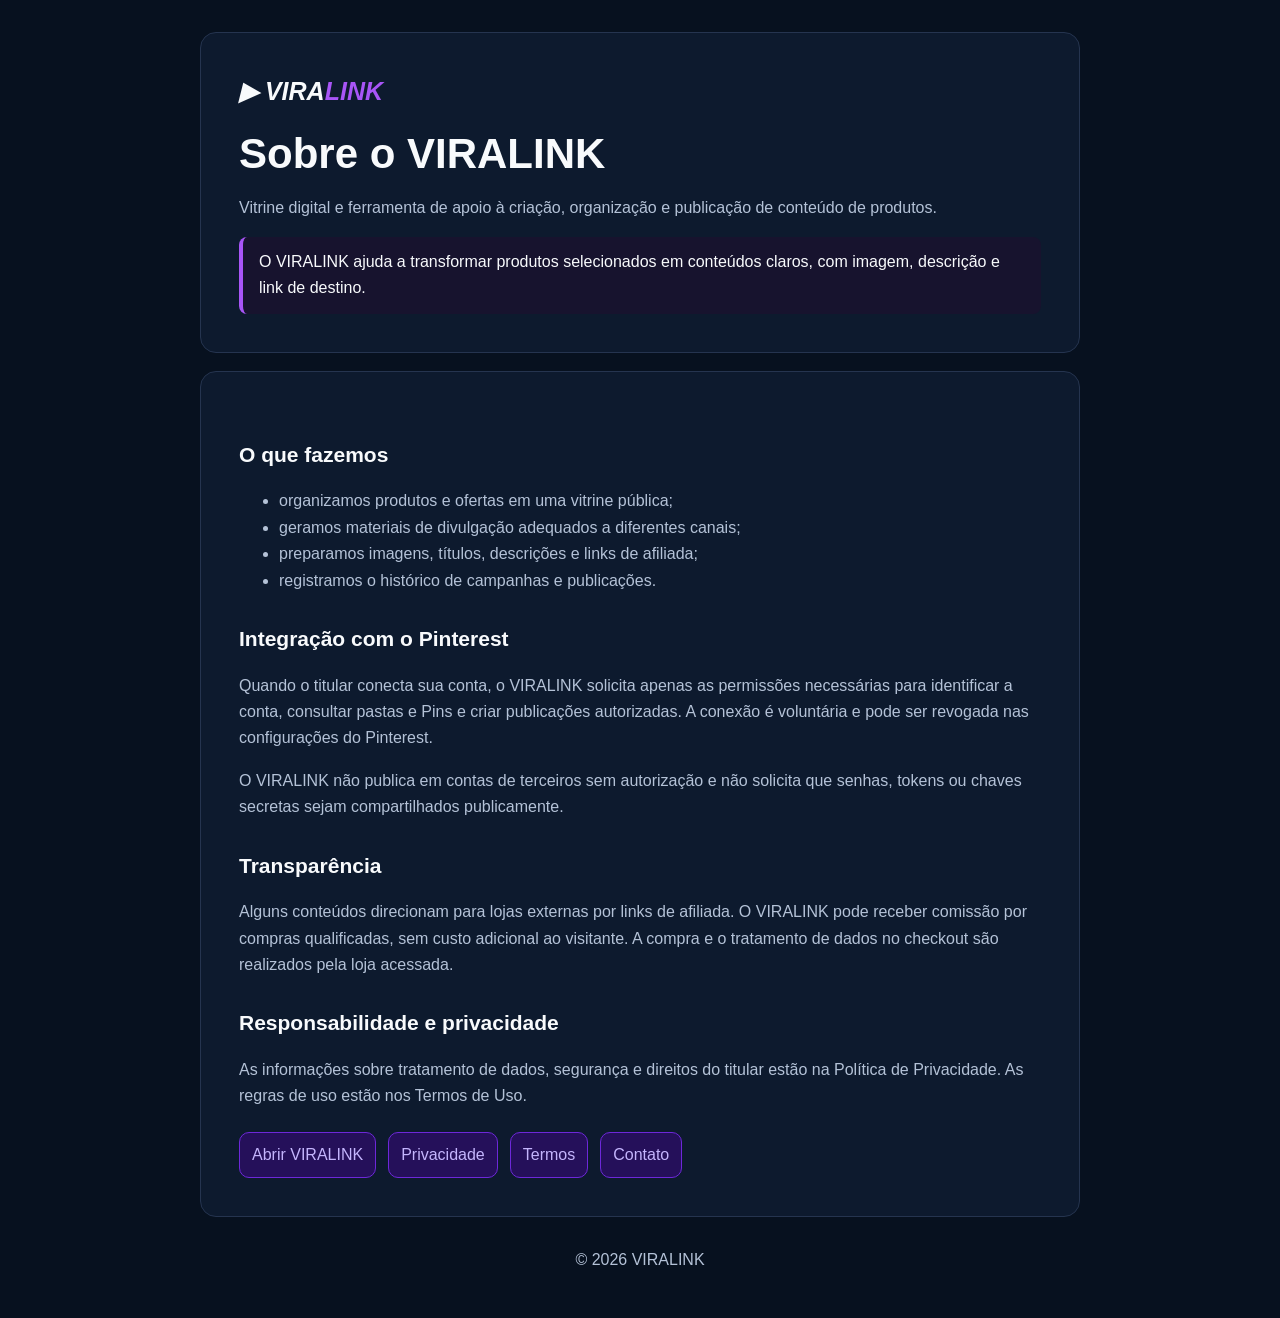
<file: about.html>
<!doctype html><html lang="pt-BR"><head><meta charset="utf-8"><meta name="viewport" content="width=device-width,initial-scale=1"><meta name="description" content="Conheça o VIRALINK, vitrine digital e ferramenta de publicação de conteúdo"><title>Sobre — VIRALINK</title><style>:root{--bg:#07111f;--card:#0d1a2e;--line:#25344f;--text:#f8fafc;--muted:#b4c2d7;--purple:#a855f7}*{box-sizing:border-box}body{margin:0;background:var(--bg);color:var(--text);font-family:Arial,Helvetica,sans-serif;line-height:1.65}main{width:min(880px,calc(100% - 32px));margin:32px auto}header,.card{background:var(--card);border:1px solid var(--line);border-radius:16px;padding:clamp(20px,5vw,38px);margin-bottom:18px}.brand{font-size:25px;font-weight:900;font-style:italic}.brand span{color:var(--purple)}h1{font-size:clamp(28px,6vw,42px);line-height:1.15;margin:18px 0 8px}h2{font-size:21px;margin:28px 0 8px}p,li{color:var(--muted)}a{color:#c4b5fd}.notice{border-left:4px solid var(--purple);padding:12px 16px;background:#17132e;border-radius:8px}.links{display:flex;flex-wrap:wrap;gap:12px;margin-top:22px}.links a{background:#25105a;border:1px solid #6d28d9;border-radius:10px;padding:9px 12px;text-decoration:none}footer{text-align:center;color:var(--muted);padding:12px}</style></head><body><main><header><div class="brand">▶ VIRA<span>LINK</span></div><h1>Sobre o VIRALINK</h1><p>Vitrine digital e ferramenta de apoio à criação, organização e publicação de conteúdo de produtos.</p><div class="notice">O VIRALINK ajuda a transformar produtos selecionados em conteúdos claros, com imagem, descrição e link de destino.</div></header><section class="card"><h2>O que fazemos</h2><ul><li>organizamos produtos e ofertas em uma vitrine pública;</li><li>geramos materiais de divulgação adequados a diferentes canais;</li><li>preparamos imagens, títulos, descrições e links de afiliada;</li><li>registramos o histórico de campanhas e publicações.</li></ul><h2>Integração com o Pinterest</h2><p>Quando o titular conecta sua conta, o VIRALINK solicita apenas as permissões necessárias para identificar a conta, consultar pastas e Pins e criar publicações autorizadas. A conexão é voluntária e pode ser revogada nas configurações do Pinterest.</p><p>O VIRALINK não publica em contas de terceiros sem autorização e não solicita que senhas, tokens ou chaves secretas sejam compartilhados publicamente.</p><h2>Transparência</h2><p>Alguns conteúdos direcionam para lojas externas por links de afiliada. O VIRALINK pode receber comissão por compras qualificadas, sem custo adicional ao visitante. A compra e o tratamento de dados no checkout são realizados pela loja acessada.</p><h2>Responsabilidade e privacidade</h2><p>As informações sobre tratamento de dados, segurança e direitos do titular estão na Política de Privacidade. As regras de uso estão nos Termos de Uso.</p><div class="links"><a href="./">Abrir VIRALINK</a><a href="./privacy.html">Privacidade</a><a href="./terms.html">Termos</a><a href="./contact.html">Contato</a></div></section><footer>© 2026 VIRALINK</footer></main></body></html>
</file>
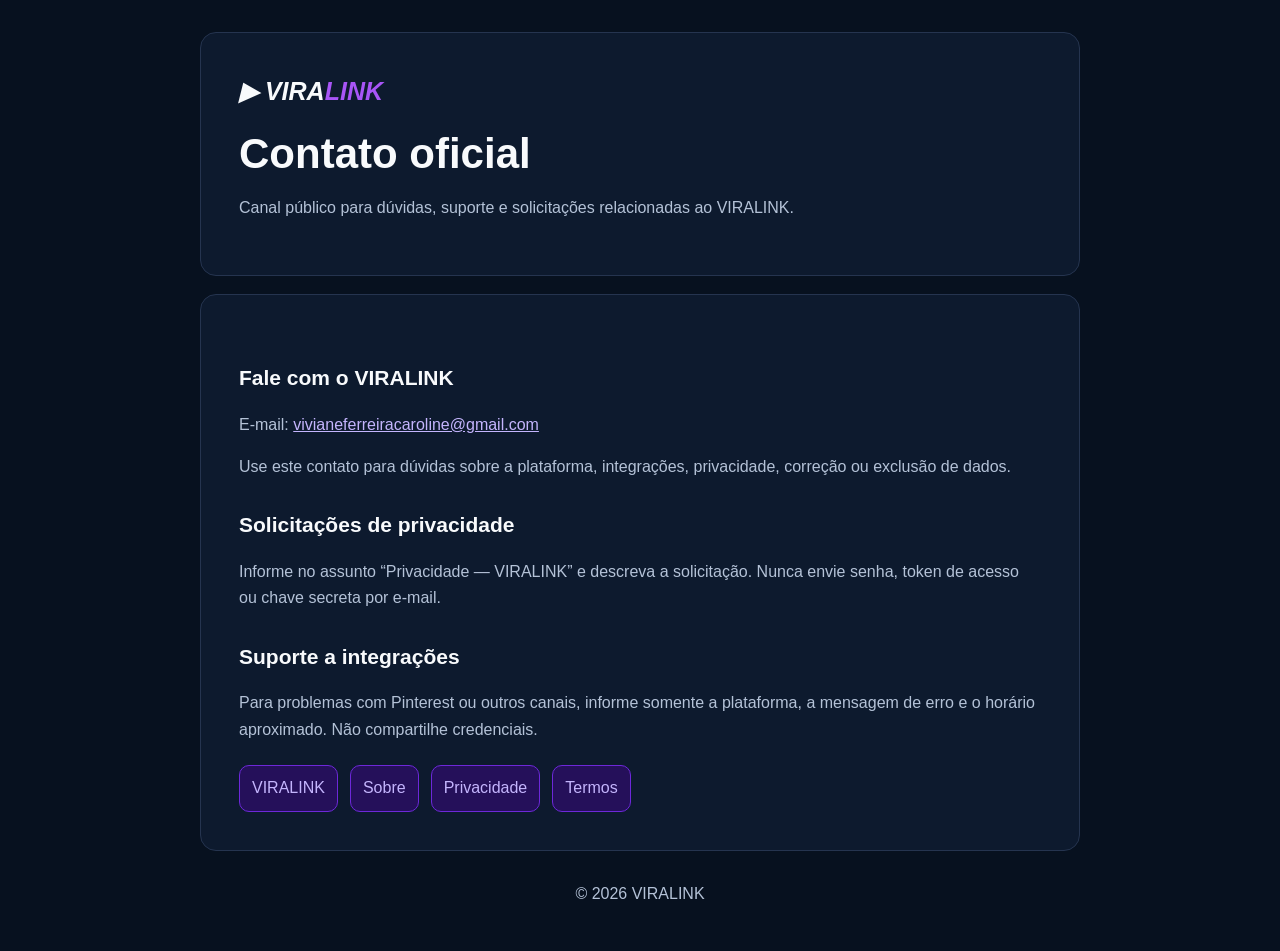
<file: contact.html>
<!doctype html><html lang="pt-BR"><head><meta charset="utf-8"><meta name="viewport" content="width=device-width,initial-scale=1"><meta name="description" content="Contato oficial do VIRALINK"><title>Contato — VIRALINK</title><style>:root{--bg:#07111f;--card:#0d1a2e;--line:#25344f;--text:#f8fafc;--muted:#b4c2d7;--purple:#a855f7}*{box-sizing:border-box}body{margin:0;background:var(--bg);color:var(--text);font-family:Arial,Helvetica,sans-serif;line-height:1.65}main{width:min(880px,calc(100% - 32px));margin:32px auto}header,.card{background:var(--card);border:1px solid var(--line);border-radius:16px;padding:clamp(20px,5vw,38px);margin-bottom:18px}.brand{font-size:25px;font-weight:900;font-style:italic}.brand span{color:var(--purple)}h1{font-size:clamp(28px,6vw,42px);line-height:1.15;margin:18px 0 8px}h2{font-size:21px;margin:28px 0 8px}p,li{color:var(--muted)}a{color:#c4b5fd}.links{display:flex;flex-wrap:wrap;gap:12px;margin-top:22px}.links a{background:#25105a;border:1px solid #6d28d9;border-radius:10px;padding:9px 12px;text-decoration:none}footer{text-align:center;color:var(--muted);padding:12px}</style></head><body><main><header><div class="brand">▶ VIRA<span>LINK</span></div><h1>Contato oficial</h1><p>Canal público para dúvidas, suporte e solicitações relacionadas ao VIRALINK.</p></header><section class="card"><h2>Fale com o VIRALINK</h2><p>E-mail: <a href="mailto:vivianeferreiracaroline@gmail.com">vivianeferreiracaroline@gmail.com</a></p><p>Use este contato para dúvidas sobre a plataforma, integrações, privacidade, correção ou exclusão de dados.</p><h2>Solicitações de privacidade</h2><p>Informe no assunto “Privacidade — VIRALINK” e descreva a solicitação. Nunca envie senha, token de acesso ou chave secreta por e-mail.</p><h2>Suporte a integrações</h2><p>Para problemas com Pinterest ou outros canais, informe somente a plataforma, a mensagem de erro e o horário aproximado. Não compartilhe credenciais.</p><div class="links"><a href="./">VIRALINK</a><a href="./about.html">Sobre</a><a href="./privacy.html">Privacidade</a><a href="./terms.html">Termos</a></div></section><footer>© 2026 VIRALINK</footer></main></body></html>
</file>
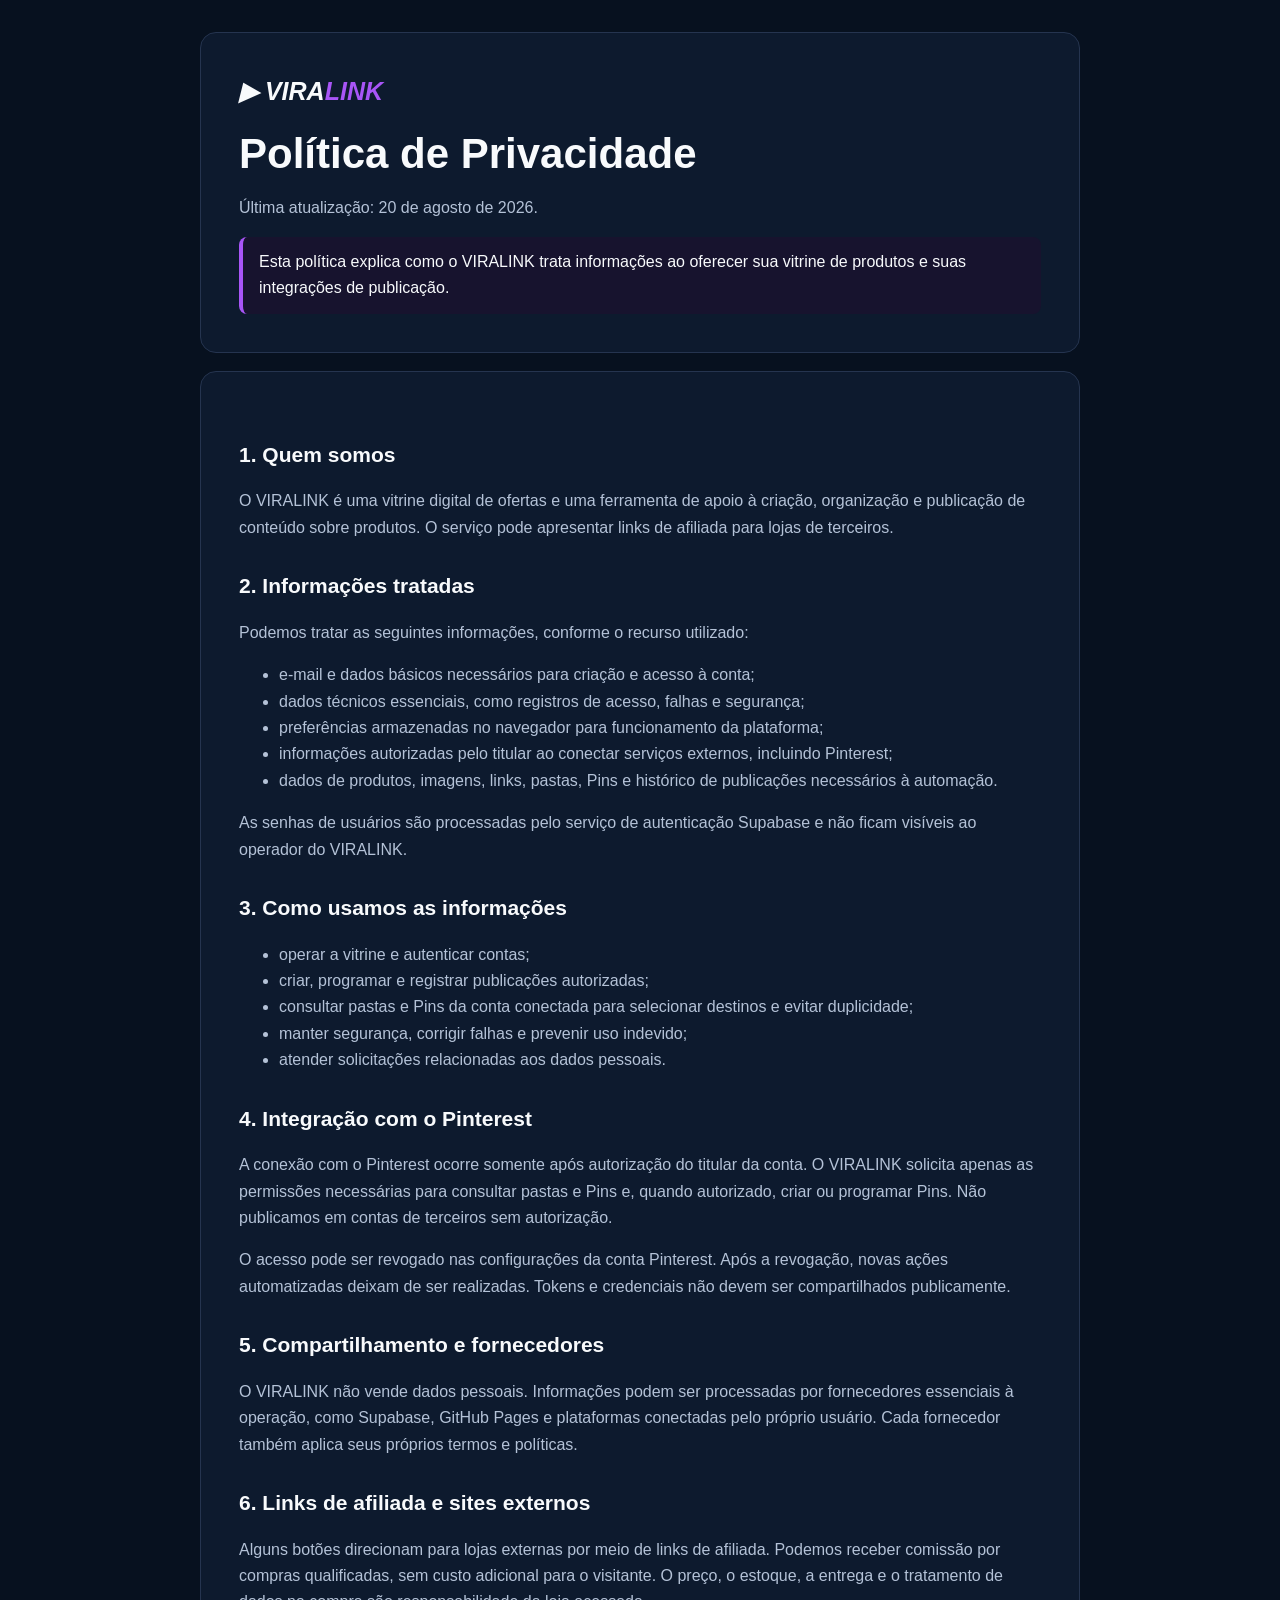
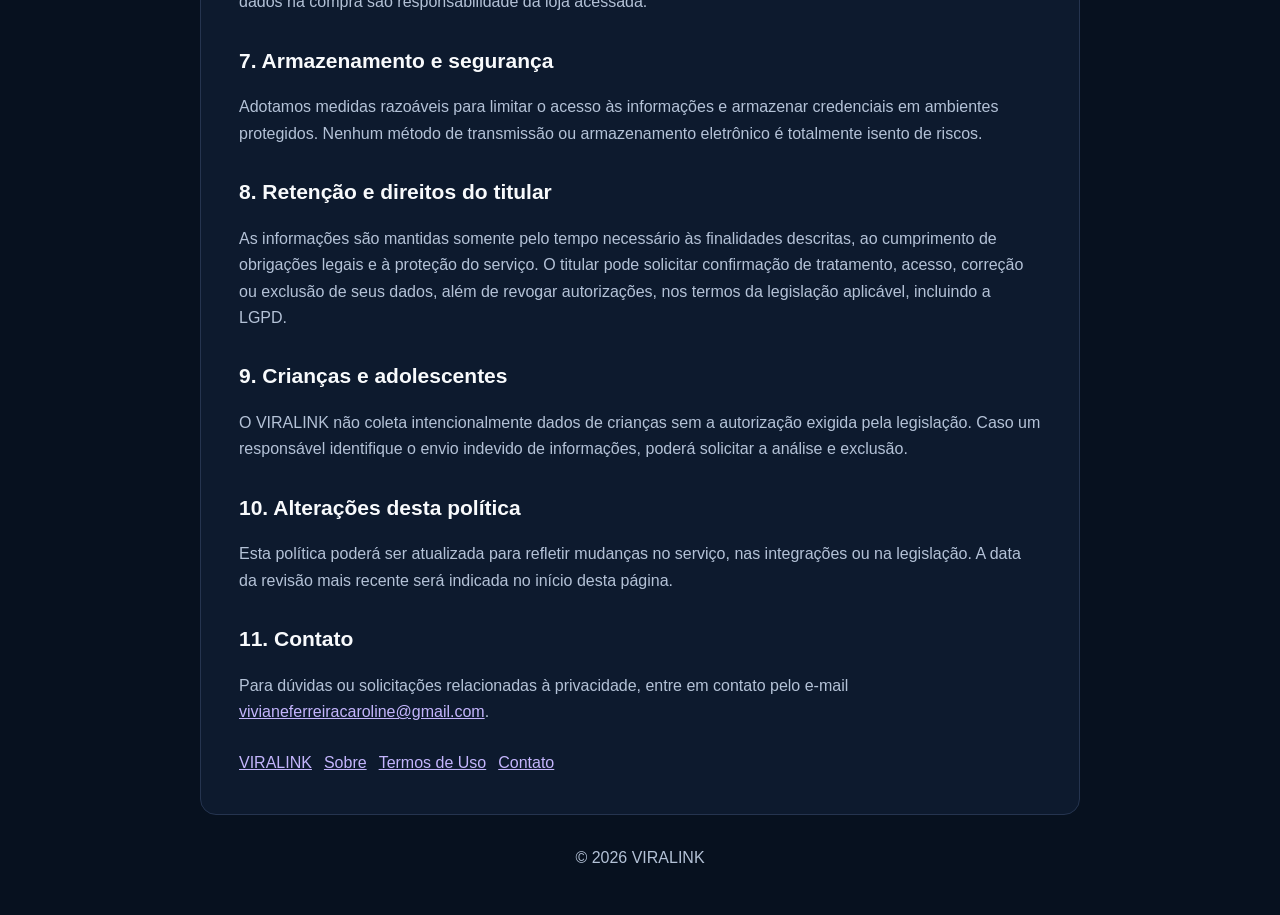
<file: privacy.html>
<!doctype html>
<html lang="pt-BR">
<head>
<meta charset="utf-8">
<meta name="viewport" content="width=device-width,initial-scale=1">
<meta name="description" content="Política de Privacidade do VIRALINK">
<title>Política de Privacidade — VIRALINK</title>
<style>
:root{--bg:#07111f;--card:#0d1a2e;--line:#25344f;--text:#f8fafc;--muted:#b4c2d7;--purple:#a855f7}
*{box-sizing:border-box}
body{margin:0;background:var(--bg);color:var(--text);font-family:Arial,Helvetica,sans-serif;line-height:1.65}
main{width:min(880px,calc(100% - 32px));margin:32px auto}
header,.card{background:var(--card);border:1px solid var(--line);border-radius:16px;padding:clamp(20px,5vw,38px);margin-bottom:18px}
.brand{font-size:25px;font-weight:900;font-style:italic}.brand span{color:var(--purple)}
h1{font-size:clamp(28px,6vw,42px);line-height:1.15;margin:18px 0 8px}
h2{font-size:21px;margin:28px 0 8px}
p,li{color:var(--muted)}
a{color:#c4b5fd}
.notice{border-left:4px solid var(--purple);padding:12px 16px;background:#17132e;border-radius:8px}
footer{text-align:center;color:var(--muted);padding:12px}
</style>
</head>
<body>
<main>
<header>
<div class="brand">▶ VIRA<span>LINK</span></div>
<h1>Política de Privacidade</h1>
<p>Última atualização: 20 de agosto de 2026.</p>
<div class="notice">Esta política explica como o VIRALINK trata informações ao oferecer sua vitrine de produtos e suas integrações de publicação.</div>
</header>

<section class="card">
<h2>1. Quem somos</h2>
<p>O VIRALINK é uma vitrine digital de ofertas e uma ferramenta de apoio à criação, organização e publicação de conteúdo sobre produtos. O serviço pode apresentar links de afiliada para lojas de terceiros.</p>

<h2>2. Informações tratadas</h2>
<p>Podemos tratar as seguintes informações, conforme o recurso utilizado:</p>
<ul>
<li>e-mail e dados básicos necessários para criação e acesso à conta;</li>
<li>dados técnicos essenciais, como registros de acesso, falhas e segurança;</li>
<li>preferências armazenadas no navegador para funcionamento da plataforma;</li>
<li>informações autorizadas pelo titular ao conectar serviços externos, incluindo Pinterest;</li>
<li>dados de produtos, imagens, links, pastas, Pins e histórico de publicações necessários à automação.</li>
</ul>
<p>As senhas de usuários são processadas pelo serviço de autenticação Supabase e não ficam visíveis ao operador do VIRALINK.</p>

<h2>3. Como usamos as informações</h2>
<ul>
<li>operar a vitrine e autenticar contas;</li>
<li>criar, programar e registrar publicações autorizadas;</li>
<li>consultar pastas e Pins da conta conectada para selecionar destinos e evitar duplicidade;</li>
<li>manter segurança, corrigir falhas e prevenir uso indevido;</li>
<li>atender solicitações relacionadas aos dados pessoais.</li>
</ul>

<h2>4. Integração com o Pinterest</h2>
<p>A conexão com o Pinterest ocorre somente após autorização do titular da conta. O VIRALINK solicita apenas as permissões necessárias para consultar pastas e Pins e, quando autorizado, criar ou programar Pins. Não publicamos em contas de terceiros sem autorização.</p>
<p>O acesso pode ser revogado nas configurações da conta Pinterest. Após a revogação, novas ações automatizadas deixam de ser realizadas. Tokens e credenciais não devem ser compartilhados publicamente.</p>

<h2>5. Compartilhamento e fornecedores</h2>
<p>O VIRALINK não vende dados pessoais. Informações podem ser processadas por fornecedores essenciais à operação, como Supabase, GitHub Pages e plataformas conectadas pelo próprio usuário. Cada fornecedor também aplica seus próprios termos e políticas.</p>

<h2>6. Links de afiliada e sites externos</h2>
<p>Alguns botões direcionam para lojas externas por meio de links de afiliada. Podemos receber comissão por compras qualificadas, sem custo adicional para o visitante. O preço, o estoque, a entrega e o tratamento de dados na compra são responsabilidade da loja acessada.</p>

<h2>7. Armazenamento e segurança</h2>
<p>Adotamos medidas razoáveis para limitar o acesso às informações e armazenar credenciais em ambientes protegidos. Nenhum método de transmissão ou armazenamento eletrônico é totalmente isento de riscos.</p>

<h2>8. Retenção e direitos do titular</h2>
<p>As informações são mantidas somente pelo tempo necessário às finalidades descritas, ao cumprimento de obrigações legais e à proteção do serviço. O titular pode solicitar confirmação de tratamento, acesso, correção ou exclusão de seus dados, além de revogar autorizações, nos termos da legislação aplicável, incluindo a LGPD.</p>

<h2>9. Crianças e adolescentes</h2>
<p>O VIRALINK não coleta intencionalmente dados de crianças sem a autorização exigida pela legislação. Caso um responsável identifique o envio indevido de informações, poderá solicitar a análise e exclusão.</p>

<h2>10. Alterações desta política</h2>
<p>Esta política poderá ser atualizada para refletir mudanças no serviço, nas integrações ou na legislação. A data da revisão mais recente será indicada no início desta página.</p>

<h2>11. Contato</h2>
<p>Para dúvidas ou solicitações relacionadas à privacidade, entre em contato pelo e-mail <a href="mailto:vivianeferreiracaroline@gmail.com">vivianeferreiracaroline@gmail.com</a>.</p>

<div style="display:flex;flex-wrap:wrap;gap:12px;margin-top:24px"><a href="./">VIRALINK</a><a href="./about.html">Sobre</a><a href="./terms.html">Termos de Uso</a><a href="./contact.html">Contato</a></div>
</section>
<footer>© 2026 VIRALINK</footer>
</main>
</body>
</html>
</file>
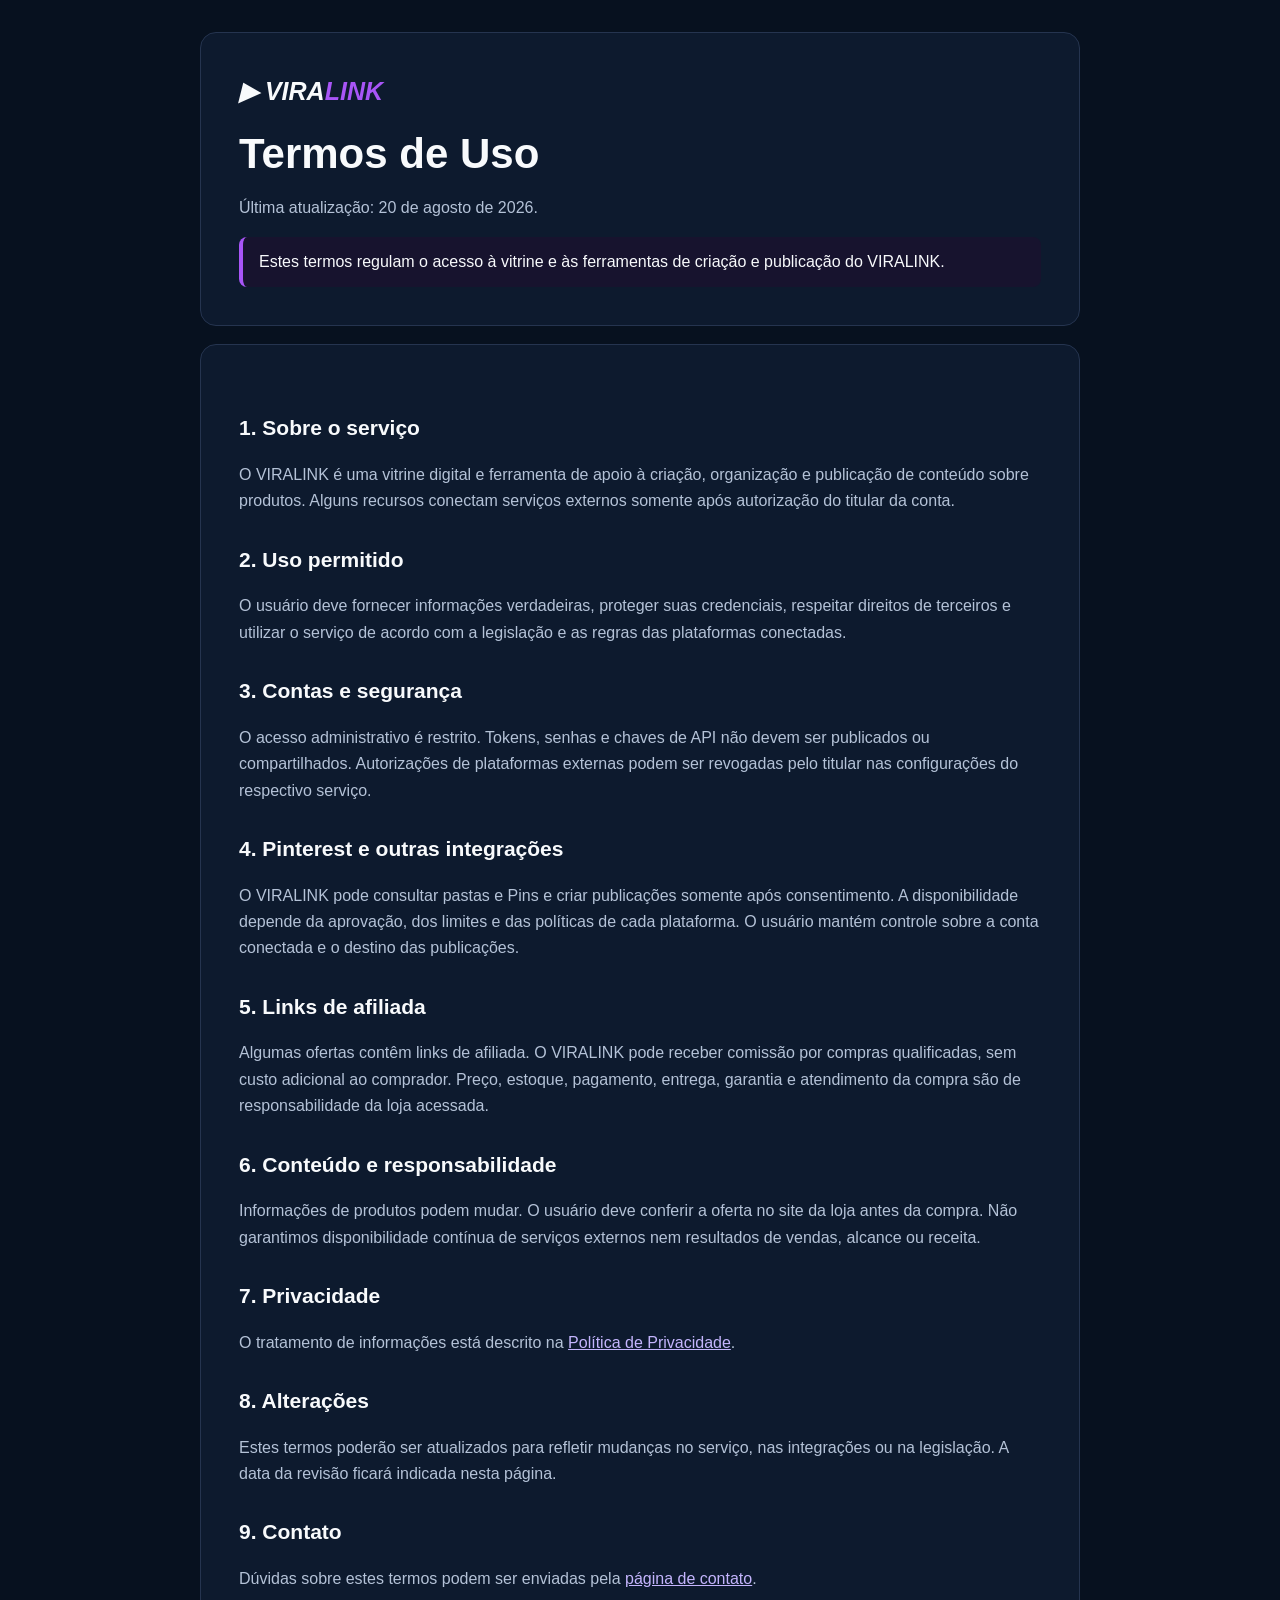
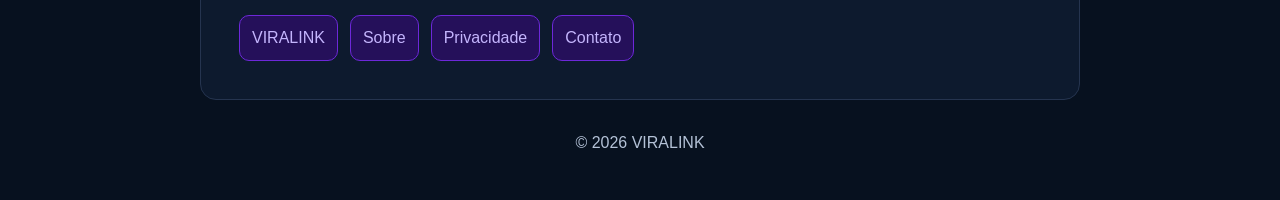
<file: terms.html>
<!doctype html><html lang="pt-BR"><head><meta charset="utf-8"><meta name="viewport" content="width=device-width,initial-scale=1"><meta name="description" content="Termos de Uso do VIRALINK"><title>Termos de Uso — VIRALINK</title><style>:root{--bg:#07111f;--card:#0d1a2e;--line:#25344f;--text:#f8fafc;--muted:#b4c2d7;--purple:#a855f7}*{box-sizing:border-box}body{margin:0;background:var(--bg);color:var(--text);font-family:Arial,Helvetica,sans-serif;line-height:1.65}main{width:min(880px,calc(100% - 32px));margin:32px auto}header,.card{background:var(--card);border:1px solid var(--line);border-radius:16px;padding:clamp(20px,5vw,38px);margin-bottom:18px}.brand{font-size:25px;font-weight:900;font-style:italic}.brand span{color:var(--purple)}h1{font-size:clamp(28px,6vw,42px);line-height:1.15;margin:18px 0 8px}h2{font-size:21px;margin:28px 0 8px}p,li{color:var(--muted)}a{color:#c4b5fd}.notice{border-left:4px solid var(--purple);padding:12px 16px;background:#17132e;border-radius:8px}.links{display:flex;flex-wrap:wrap;gap:12px;margin-top:22px}.links a{background:#25105a;border:1px solid #6d28d9;border-radius:10px;padding:9px 12px;text-decoration:none}footer{text-align:center;color:var(--muted);padding:12px}</style></head><body><main><header><div class="brand">▶ VIRA<span>LINK</span></div><h1>Termos de Uso</h1><p>Última atualização: 20 de agosto de 2026.</p><div class="notice">Estes termos regulam o acesso à vitrine e às ferramentas de criação e publicação do VIRALINK.</div></header><section class="card"><h2>1. Sobre o serviço</h2><p>O VIRALINK é uma vitrine digital e ferramenta de apoio à criação, organização e publicação de conteúdo sobre produtos. Alguns recursos conectam serviços externos somente após autorização do titular da conta.</p><h2>2. Uso permitido</h2><p>O usuário deve fornecer informações verdadeiras, proteger suas credenciais, respeitar direitos de terceiros e utilizar o serviço de acordo com a legislação e as regras das plataformas conectadas.</p><h2>3. Contas e segurança</h2><p>O acesso administrativo é restrito. Tokens, senhas e chaves de API não devem ser publicados ou compartilhados. Autorizações de plataformas externas podem ser revogadas pelo titular nas configurações do respectivo serviço.</p><h2>4. Pinterest e outras integrações</h2><p>O VIRALINK pode consultar pastas e Pins e criar publicações somente após consentimento. A disponibilidade depende da aprovação, dos limites e das políticas de cada plataforma. O usuário mantém controle sobre a conta conectada e o destino das publicações.</p><h2>5. Links de afiliada</h2><p>Algumas ofertas contêm links de afiliada. O VIRALINK pode receber comissão por compras qualificadas, sem custo adicional ao comprador. Preço, estoque, pagamento, entrega, garantia e atendimento da compra são de responsabilidade da loja acessada.</p><h2>6. Conteúdo e responsabilidade</h2><p>Informações de produtos podem mudar. O usuário deve conferir a oferta no site da loja antes da compra. Não garantimos disponibilidade contínua de serviços externos nem resultados de vendas, alcance ou receita.</p><h2>7. Privacidade</h2><p>O tratamento de informações está descrito na <a href="./privacy.html">Política de Privacidade</a>.</p><h2>8. Alterações</h2><p>Estes termos poderão ser atualizados para refletir mudanças no serviço, nas integrações ou na legislação. A data da revisão ficará indicada nesta página.</p><h2>9. Contato</h2><p>Dúvidas sobre estes termos podem ser enviadas pela <a href="./contact.html">página de contato</a>.</p><div class="links"><a href="./">VIRALINK</a><a href="./about.html">Sobre</a><a href="./privacy.html">Privacidade</a><a href="./contact.html">Contato</a></div></section><footer>© 2026 VIRALINK</footer></main></body></html>
</file>
